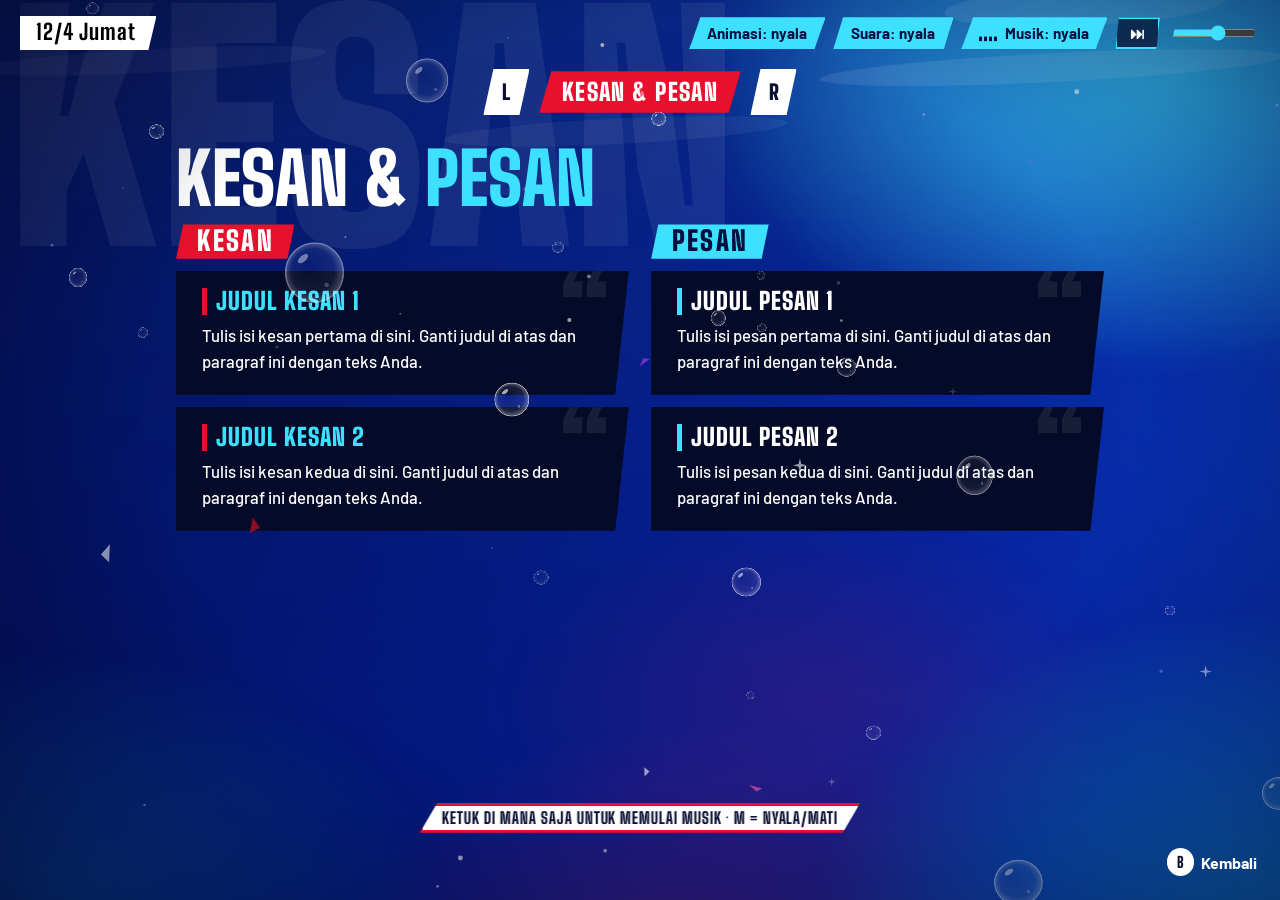
<file: kesan.html>
<!DOCTYPE html>
<html lang="id">
<head>
<meta charset="utf-8">
<meta name="viewport" content="width=device-width, initial-scale=1, viewport-fit=cover">
<title>Kesan &amp; Pesan – Ahmad Ferdian</title>
<meta name="theme-color" content="#0a2fa8">
<link rel="preconnect" href="https://fonts.googleapis.com">
<link rel="preconnect" href="https://fonts.gstatic.com" crossorigin>
<link rel="stylesheet" href="https://fonts.googleapis.com/css2?family=Big+Shoulders+Display:wght@800;900&family=Barlow:wght@500;700&display=swap">
<link rel="stylesheet" href="style.css">
<link rel="stylesheet" href="motion.css">
<script>try{if(sessionStorage.getItem('tr'))document.documentElement.className='tr'}catch(e){}</script>
<link rel="prefetch" href="index.html">
</head>
<body data-page="kesan">
<div class="water" id="water" aria-hidden="true"></div>
<canvas id="fx" aria-hidden="true"></canvas>
<div class="hud"><div class="date"><span id="tgl">10/21</span> <span id="hari">Rabu</span></div><div class="hudr"><button class="snd" id="anm" aria-pressed="true">Animasi: nyala</button><button class="snd" id="snd" aria-pressed="true">Suara: nyala</button><button class="snd mus" id="mus" aria-pressed="true" aria-label="Nyalakan atau matikan musik"><span class="eq" aria-hidden="true"><i></i><i></i><i></i><i></i></span><span id="mt">Musik: nyala</span></button><button class="snd nxt" id="nxt" aria-label="Lagu berikutnya" hidden>&#9197;</button><input class="vol snd" id="vol" type="range" min="0" max="100" value="60" aria-label="Volume musik"></div></div>
<section class="view" id="view" aria-live="polite">
  <div class="gt" id="gt" aria-hidden="true">Kesan</div>
  <div class="tabs"><button id="tL" aria-label="Bagian sebelumnya">L</button><span id="tname">Kesan &amp; Pesan</span><button id="tR" aria-label="Bagian berikutnya">R</button></div>
  <div class="body">
    <div class="pn" id="p-kesan">
      <h2 class="st">Kesan &amp; <em>Pesan</em></h2>
      <div class="kp">
        <!-- ===== KELOMPOK KESAN: ganti judul (<h4>) dan teks (<p>) di tiap kotak ===== -->
        <section class="grp">
          <h3 class="gh st">Kesan</h3>
          <article class="card st"><h4>Judul kesan 1</h4><p>Tulis isi kesan pertama di sini. Ganti judul di atas dan paragraf ini dengan teks Anda.</p></article>
          <article class="card st"><h4>Judul kesan 2</h4><p>Tulis isi kesan kedua di sini. Ganti judul di atas dan paragraf ini dengan teks Anda.</p></article>
        </section>
        <!-- ===== KELOMPOK PESAN: ganti judul (<h4>) dan teks (<p>) di tiap kotak ===== -->
        <section class="grp pesan">
          <h3 class="gh st">Pesan</h3>
          <article class="card st"><h4>Judul pesan 1</h4><p>Tulis isi pesan pertama di sini. Ganti judul di atas dan paragraf ini dengan teks Anda.</p></article>
          <article class="card st"><h4>Judul pesan 2</h4><p>Tulis isi pesan kedua di sini. Ganti judul di atas dan paragraf ini dengan teks Anda.</p></article>
        </section>
      </div>
    </div>
  </div>
</section>
<div class="keys"><button id="kA"><b>A</b><span id="kAt">Buka</span></button><button id="kB"><b>B</b><span>Kembali</span></button></div>
<div id="iris" aria-hidden="true"><span id="lbl" class="big"></span></div>
<div id="slabs" aria-hidden="true">
  <div class="slab r"></div><div class="slab w"></div><div class="slab n"><span id="lbl2" class="big"></span></div>
</div>
<div id="toast" class="off" aria-live="polite"></div>
<script src="air.js"></script>
<script src="script.js"></script>
<script src="motion.js"></script>
<script src="playlist.js"></script>
<script src="musik.js"></script>
</body>
</html>
</file>
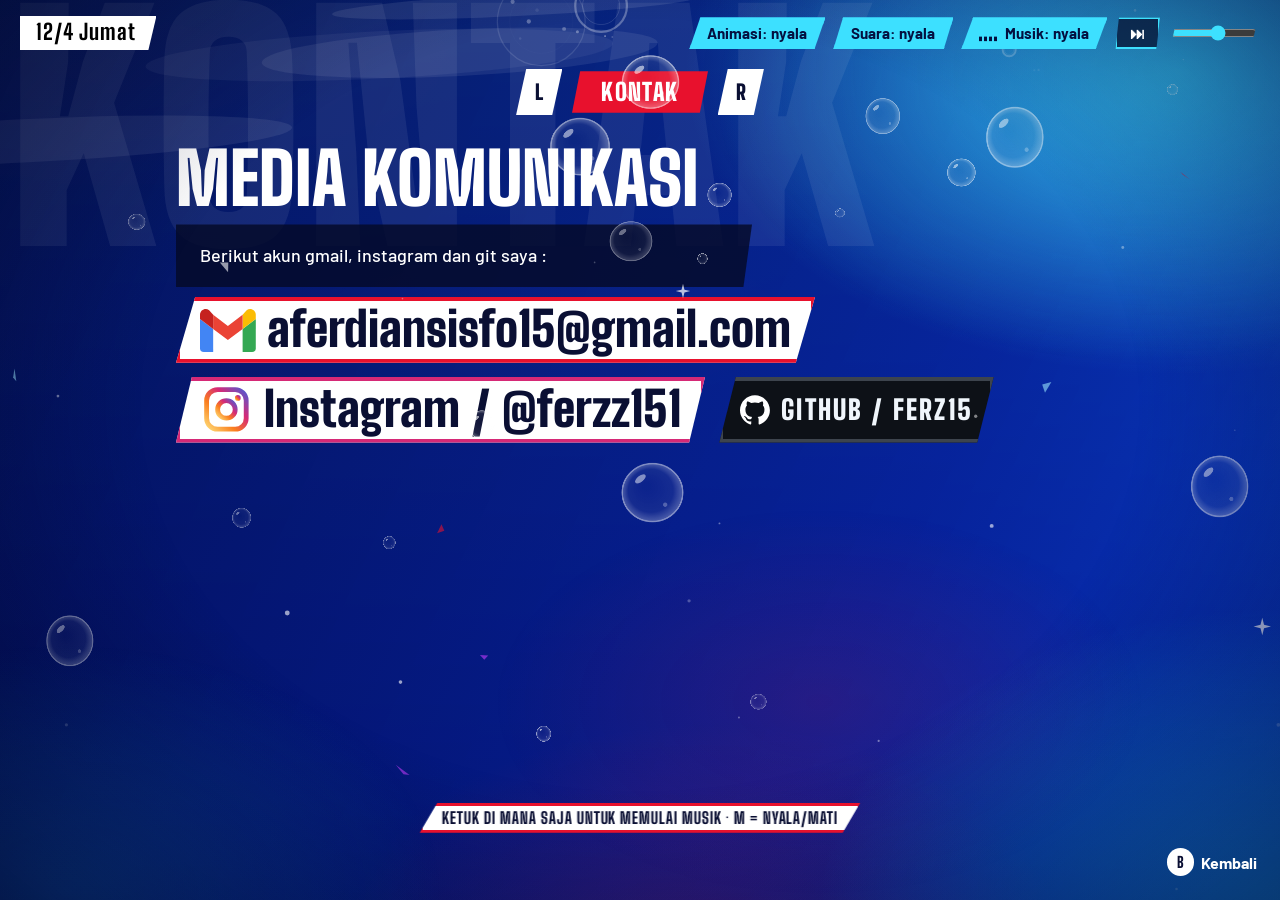
<file: kontak.html>
<!DOCTYPE html>
<html lang="id">
<head>
<meta charset="utf-8">
<meta name="viewport" content="width=device-width, initial-scale=1, viewport-fit=cover">
<title>Kontak – Ahmad Ferdian</title>
<meta name="theme-color" content="#0a2fa8">
<link rel="preconnect" href="https://fonts.googleapis.com">
<link rel="preconnect" href="https://fonts.gstatic.com" crossorigin>
<link rel="stylesheet" href="https://fonts.googleapis.com/css2?family=Big+Shoulders+Display:wght@800;900&family=Barlow:wght@500;700&display=swap">
<link rel="stylesheet" href="style.css">
<link rel="stylesheet" href="motion.css">
<script>try{if(sessionStorage.getItem('tr'))document.documentElement.className='tr'}catch(e){}</script>
<link rel="prefetch" href="index.html">
</head>
<body data-page="kontak">
<div class="water" id="water" aria-hidden="true"></div>
<canvas id="fx" aria-hidden="true"></canvas>
<div class="hud"><div class="date"><span id="tgl">10/21</span> <span id="hari">Rabu</span></div><div class="hudr"><button class="snd" id="anm" aria-pressed="true">Animasi: nyala</button><button class="snd" id="snd" aria-pressed="true">Suara: nyala</button><button class="snd mus" id="mus" aria-pressed="true" aria-label="Nyalakan atau matikan musik"><span class="eq" aria-hidden="true"><i></i><i></i><i></i><i></i></span><span id="mt">Musik: nyala</span></button><button class="snd nxt" id="nxt" aria-label="Lagu berikutnya" hidden>&#9197;</button><input class="vol snd" id="vol" type="range" min="0" max="100" value="60" aria-label="Volume musik"></div></div>
<section class="view" id="view" aria-live="polite">
  <div class="gt" id="gt" aria-hidden="true">Kontak</div>
  <div class="tabs"><button id="tL" aria-label="Bagian sebelumnya">L</button><span id="tname">Kontak</span><button id="tR" aria-label="Bagian berikutnya">R</button></div>
  <div class="body">
    <div class="pn" id="p-kontak">
      <h2 class="st">Media komunikasi <em></em></h2>
      <div class="box st"><p>Berikut akun gmail, instagram dan git saya :</p></div>
      <div class="links st">
        <a class="mail" href="https://mail.google.com/mail/?view=cm&amp;fs=1&amp;to=aferdiansisfo15@gmail.com&amp;su=Halo%20Ferdi" target="_blank" rel="noopener"><svg viewBox="0 -2.5 52 42.5" aria-hidden="true" focusable="false"><path fill="#4285f4" d="M3.545 39.4h8.728V18.07L0 8.8v27.055A3.545 3.545 0 0 0 3.545 39.4z"/><path fill="#34a853" d="M39.727 39.4h8.728A3.545 3.545 0 0 0 52 35.855V8.8l-12.273 9.27z"/><path fill="#fbbc04" d="M39.727 4.8v13.27L52 8.8V4.8C52 .4 47-2.1 43.5.5z"/><path fill="#ea4335" d="M12.273 18.07V4.8L26 15.1 39.727 4.8v13.27L26 28.37z"/><path fill="#c5221f" d="M0 4.8v4l12.273 9.27V4.8L8.5.5C5-2.1 0 .4 0 4.8z"/></svg><span>aferdiansisfo15@gmail.com</span></a>
        <a class="mail ig" href="https://instagram.com/ferzz151" target="_blank" rel="noopener"><svg viewBox="0 0 24 24" aria-hidden="true" focusable="false"><defs><linearGradient id="igg" x1="0" y1="1" x2="1" y2="0"><stop offset="0" stop-color="#feda75"/><stop offset=".35" stop-color="#fa7e1e"/><stop offset=".65" stop-color="#d62976"/><stop offset="1" stop-color="#4f5bd5"/></linearGradient></defs><rect x="3" y="3" width="18" height="18" rx="5" fill="none" stroke="url(#igg)" stroke-width="2.2"/><circle cx="12" cy="12" r="4" fill="none" stroke="url(#igg)" stroke-width="2.2"/><circle cx="17.2" cy="6.8" r="1.3" fill="url(#igg)"/></svg><span>Instagram / @ferzz151</span></a>
        <a class="mail gh" href="https://github.com/FerZ15" target="_blank" rel="noopener"><svg viewBox="0 0 24 24" aria-hidden="true" focusable="false"><path d="M12 .297c-6.63 0-12 5.373-12 12 0 5.303 3.438 9.8 8.205 11.385.6.113.82-.258.82-.577 0-.285-.01-1.04-.015-2.04-3.338.724-4.042-1.61-4.042-1.61C4.422 18.07 3.633 17.7 3.633 17.7c-1.087-.744.084-.729.084-.729 1.205.084 1.838 1.236 1.838 1.236 1.07 1.835 2.809 1.305 3.495.998.108-.776.417-1.305.76-1.605-2.665-.3-5.466-1.332-5.466-5.93 0-1.31.465-2.38 1.235-3.22-.135-.303-.54-1.523.105-3.176 0 0 1.005-.322 3.3 1.23.96-.267 1.98-.399 3-.405 1.02.006 2.04.138 3 .405 2.28-1.552 3.285-1.23 3.285-1.23.645 1.653.24 2.873.12 3.176.765.84 1.23 1.91 1.23 3.22 0 4.61-2.805 5.625-5.475 5.92.42.36.81 1.096.81 2.22 0 1.606-.015 2.896-.015 3.286 0 .315.21.69.825.57C20.565 22.092 24 17.592 24 12.297c0-6.627-5.373-12-12-12"/></svg><span>GitHub / FerZ15</span></a>
      </div>
    </div>
  </div>
</section>
<div class="keys"><button id="kA"><b>A</b><span id="kAt">Buka</span></button><button id="kB"><b>B</b><span>Kembali</span></button></div>
<div id="iris" aria-hidden="true"><span id="lbl" class="big"></span></div>
<div id="slabs" aria-hidden="true">
  <div class="slab r"></div><div class="slab w"></div><div class="slab n"><span id="lbl2" class="big"></span></div>
</div>
<div id="toast" class="off" aria-live="polite"></div>
<script src="air.js"></script>
<script src="script.js"></script>
<script src="motion.js"></script>
<script src="playlist.js"></script>
<script src="musik.js"></script>
</body>
</html>
</file>
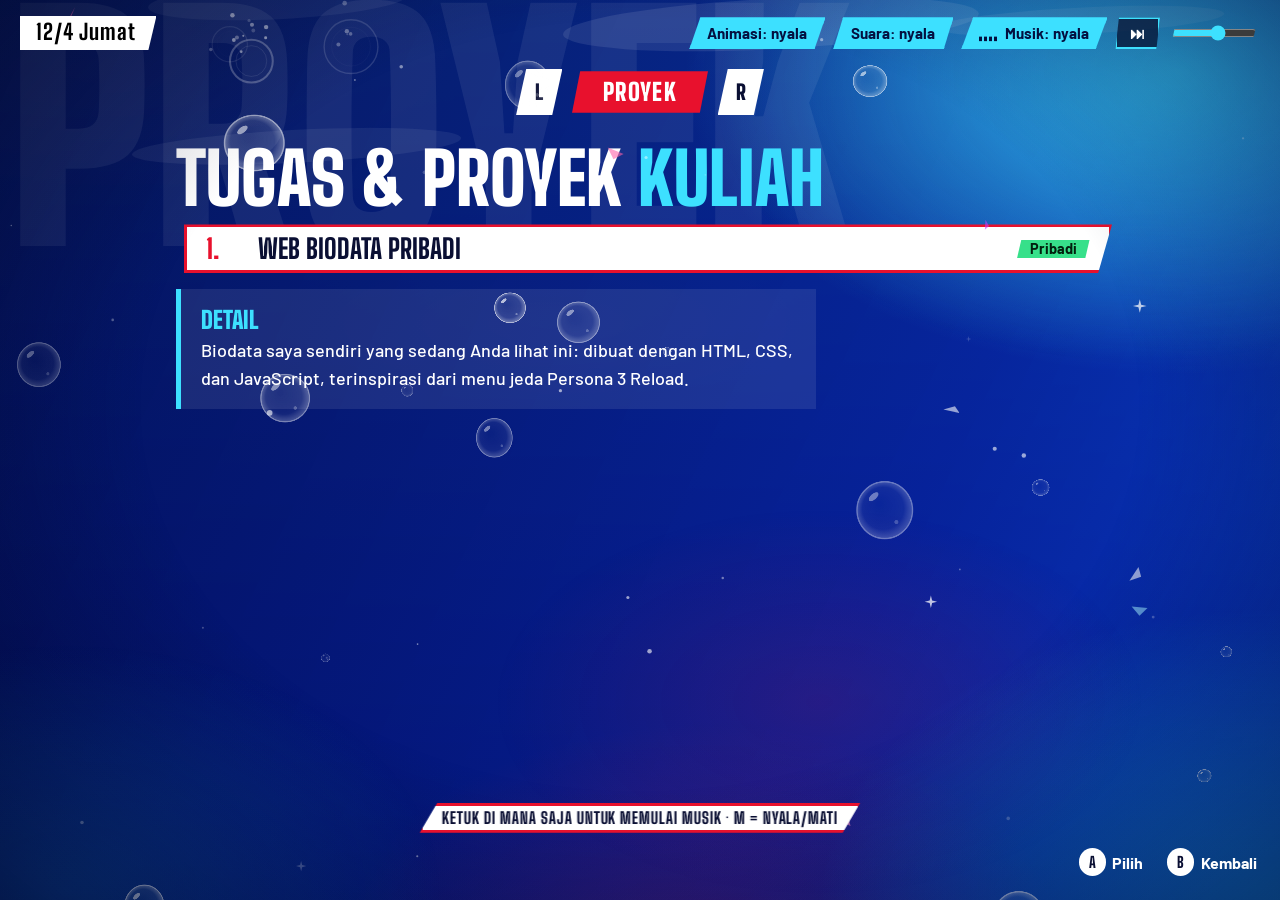
<file: proyek.html>
<!DOCTYPE html>
<html lang="id">
<head>
<meta charset="utf-8">
<meta name="viewport" content="width=device-width, initial-scale=1, viewport-fit=cover">
<title>Proyek – Ahmad Ferdian</title>
<meta name="theme-color" content="#0a2fa8">
<link rel="preconnect" href="https://fonts.googleapis.com">
<link rel="preconnect" href="https://fonts.gstatic.com" crossorigin>
<link rel="stylesheet" href="https://fonts.googleapis.com/css2?family=Big+Shoulders+Display:wght@800;900&family=Barlow:wght@500;700&display=swap">
<link rel="stylesheet" href="style.css">
<link rel="stylesheet" href="motion.css">
<script>try{if(sessionStorage.getItem('tr'))document.documentElement.className='tr'}catch(e){}</script>
<link rel="prefetch" href="index.html">
</head>
<body data-page="proyek">
<div class="water" id="water" aria-hidden="true"></div>
<canvas id="fx" aria-hidden="true"></canvas>
<div class="hud"><div class="date"><span id="tgl">10/21</span> <span id="hari">Rabu</span></div><div class="hudr"><button class="snd" id="anm" aria-pressed="true">Animasi: nyala</button><button class="snd" id="snd" aria-pressed="true">Suara: nyala</button><button class="snd mus" id="mus" aria-pressed="true" aria-label="Nyalakan atau matikan musik"><span class="eq" aria-hidden="true"><i></i><i></i><i></i><i></i></span><span id="mt">Musik: nyala</span></button><button class="snd nxt" id="nxt" aria-label="Lagu berikutnya" hidden>&#9197;</button><input class="vol snd" id="vol" type="range" min="0" max="100" value="60" aria-label="Volume musik"></div></div>
<section class="view" id="view" aria-live="polite">
  <div class="gt" id="gt" aria-hidden="true">Proyek</div>
  <div class="tabs"><button id="tL" aria-label="Bagian sebelumnya">L</button><span id="tname">Proyek</span><button id="tR" aria-label="Bagian berikutnya">R</button></div>
  <div class="body">
    <div class="pn" id="p-proyek">
      <h2 class="st">Tugas &amp; proyek <em>kuliah</em></h2>
      <button class="row st on" data-t="Biodata saya sendiri yang sedang Anda lihat ini: dibuat dengan HTML, CSS, dan JavaScript, terinspirasi dari menu jeda Persona 3 Reload."><span class="no">1.</span>Web Biodata Pribadi<span class="chip">Pribadi</span></button>
      <div class="detail st"><h3>Detail</h3><p id="pd">Biodata saya sendiri yang sedang Anda lihat ini: dibuat dengan HTML, CSS, dan JavaScript, terinspirasi dari menu jeda Persona 3 Reload.</p></div>
    </div>
  </div>
</section>
<div class="keys"><button id="kA"><b>A</b><span id="kAt">Buka</span></button><button id="kB"><b>B</b><span>Kembali</span></button></div>
<div id="iris" aria-hidden="true"><span id="lbl" class="big"></span></div>
<div id="slabs" aria-hidden="true">
  <div class="slab r"></div><div class="slab w"></div><div class="slab n"><span id="lbl2" class="big"></span></div>
</div>
<div id="toast" class="off" aria-live="polite"></div>
<script src="air.js"></script>
<script src="script.js"></script>
<script src="motion.js"></script>
<script src="playlist.js"></script>
<script src="musik.js"></script>
</body>
</html>
</file>
<file: style.css>
:root{
  color-scheme:dark;box-sizing:border-box;
  padding-top:env(safe-area-inset-top,0px);padding-bottom:env(safe-area-inset-bottom,0px);
  --navy:#040f4a;--ink:#050a28;--royal:#0a2fb0;--sky:#19c3ff;--cyan:#3de0ff;--red:#e8112d;--white:#fff;
  --head:'Big Shoulders Display','Impact','Arial Narrow',sans-serif;--body:'Barlow','Helvetica Neue',Arial,sans-serif;
}
html{scroll-padding-top:env(safe-area-inset-top,0px);-webkit-text-size-adjust:100%;text-size-adjust:100%}
button,a,[role=button]{-webkit-tap-highlight-color:transparent;touch-action:manipulation}
*,*::before,*::after{box-sizing:inherit}
body{margin:0;min-height:100vh;min-height:100dvh;background:var(--navy);color:var(--white);font:500 1.125rem/1.55 var(--body);overflow:hidden;overscroll-behavior:none}
button{font:inherit;color:inherit}
:focus-visible{outline:3px solid var(--white);outline-offset:4px}

.water{position:fixed;inset:0;background:linear-gradient(180deg,#27ccff 0%,#1177e6 32%,#0a2fa8 68%,#050f4f 100%);overflow:hidden}
.water::before{content:"";position:absolute;inset:-20%;background:radial-gradient(ellipse 30% 14% at 20% 20%,rgba(255,255,255,.35),transparent 70%),radial-gradient(ellipse 26% 12% at 70% 12%,rgba(255,255,255,.28),transparent 70%),radial-gradient(ellipse 22% 10% at 45% 40%,rgba(255,255,255,.18),transparent 70%);will-change:transform;animation:caustic 9s ease-in-out infinite alternate}
@keyframes caustic{to{transform:translate3d(8%,6%,0)}}
@keyframes rise{to{transform:translateY(-115vh)}}
@keyframes rays{to{transform:translateX(7%) skewX(-6deg)}}
#fx{position:fixed;inset:0;width:100%;height:100%;z-index:4;pointer-events:none;display:block}

.hud{position:fixed;z-index:6;left:0;right:0;top:env(safe-area-inset-top,0px);display:flex;flex-wrap:wrap;gap:.5rem;justify-content:space-between;padding:1rem 1.25rem;pointer-events:none}
.date{background:#fff;color:#000;font:800 1.35rem/1 var(--head);padding:.4rem 1.3rem .4rem 1rem;letter-spacing:.04em;clip-path:polygon(0 0,100% 0,94% 100%,0 100%)}
.snd{pointer-events:auto;cursor:pointer;font:700 .95rem var(--body);background:rgba(5,10,40,.7);border:2px solid var(--cyan);padding:.3rem 1rem;clip-path:polygon(8% 0,100% 0,92% 100%,0 100%)}
.hudr{display:flex;flex-wrap:wrap;justify-content:flex-end;align-items:center;gap:.5rem}
.snd[aria-pressed="true"]{background:var(--cyan);color:#041040}

.home{position:fixed;inset:0;z-index:1}
.home[hidden]{display:none}
.ghost{position:absolute;left:-.12em;top:0;bottom:0;writing-mode:vertical-rl;transform:rotate(180deg);font:900 clamp(11rem,30vw,22rem)/.85 var(--head);color:#050a28;-webkit-text-stroke:3px #fff;letter-spacing:.02em;user-select:none}
@keyframes ghostGlow{from{-webkit-text-stroke-color:rgba(255,255,255,.7)}to{-webkit-text-stroke-color:#fff;text-shadow:0 0 30px rgba(61,224,255,.6)}}
.wheel{will-change:rotate;position:absolute;left:calc(max(9rem,18vw) + 7rem - 46vmin);top:50%;width:92vmin;aspect-ratio:1;translate:0 -50%;border-radius:50%;
  border:clamp(10px,1.6vmin,18px) solid #fff;background:radial-gradient(circle,rgba(4,15,74,.5),rgba(4,15,74,.86));
  rotate:calc(var(--sel,0)*-14deg);transition:rotate .55s cubic-bezier(.34,1.56,.64,1);pointer-events:none}
.wheel::after{content:"";position:absolute;inset:1.6rem;border-radius:50%;border:2px dashed rgba(255,255,255,.45)}
.wheel::before{content:"";position:absolute;inset:3.4rem;border-radius:50%;
  background:repeating-conic-gradient(rgba(255,255,255,.55) 0 .7deg,transparent .7deg 7.5deg);
  -webkit-mask:radial-gradient(circle,transparent calc(50% - 1.4rem),#000 calc(50% - 1.4rem) calc(50% - .5rem),transparent calc(50% - .5rem));
  mask:radial-gradient(circle,transparent calc(50% - 1.4rem),#000 calc(50% - 1.4rem) calc(50% - .5rem),transparent calc(50% - .5rem))}
.home.enter .wheel{animation:wheelIn .8s cubic-bezier(.2,1,.3,1) backwards}
@keyframes wheelIn{from{scale:.6;opacity:0}}
.hero{clip-path:polygon(16% 0,100% 0,100% 100%,0 100%);position:absolute;right:-3vw;bottom:-3vh;width:min(48vw,34rem);aspect-ratio:4/5;rotate:7deg;will-change:transform;transform:translate(var(--px,0px),var(--py,0px));transition:transform .25s ease-out}
.hero img{position:absolute;inset:0;width:100%;height:100%;object-fit:cover;display:block;
  opacity:0;transform:translateX(60px) scale(1.06);transition:opacity .35s ease,transform .55s cubic-bezier(.2,1,.3,1)}
.hero img.on{opacity:1;transform:none}
.hero::after{content:"";position:absolute;inset:0;background:linear-gradient(200deg,rgba(25,195,255,.32),rgba(10,47,168,.55))}
@keyframes bob{from{translate:0 0}to{translate:0 -12px}}
#menu{position:absolute;left:max(9rem,18vw);top:50%;transform:translateY(-50%) rotate(-9deg);display:flex;flex-direction:column;gap:.3rem}
.it{position:relative;isolation:isolate;display:block;background:none;border:0;cursor:pointer;text-align:left;padding:.3rem 1.6rem;
  font:900 clamp(2.4rem,6vw,4rem)/1 var(--head);letter-spacing:.05em;text-transform:uppercase;color:var(--cyan);text-shadow:0 0 14px rgba(61,224,255,.7);
  transform:skewX(-12deg);translate:calc(var(--d,0)*var(--d,0)*-.9rem) 0;scale:calc(1 - var(--ad,0)*.1);opacity:calc(1 - var(--ad,0)*.18);
  transition:translate .45s cubic-bezier(.34,1.56,.64,1),scale .45s cubic-bezier(.34,1.56,.64,1),opacity .3s,color .2s}
a.it{text-decoration:none}
.it:not([aria-current="true"]):hover{color:#fff;text-shadow:0 0 18px #fff}
.it::before,.it::after{content:"";position:absolute;z-index:-1;transform:scaleX(0);transform-origin:left;transition:transform .3s ease-out}
.it::before{inset:-.2em -.6em -.1em -.35em;background:var(--red);clip-path:polygon(0 32%,100% 0,97% 78%,3% 100%)}
.it::after{inset:-.12em -.45em -.02em -.25em;background:#fff;clip-path:polygon(0 32%,100% 0,97% 78%,3% 100%);transition-delay:.05s}
.it[aria-current="true"]{scale:1.3;translate:1.5rem 0;color:#0a0f33;text-shadow:none;opacity:1}
.it[aria-current="true"]::before,.it[aria-current="true"]::after{transform:scaleX(1)}
.home.enter .it{animation:itIn .55s cubic-bezier(.2,1.2,.4,1) backwards}
.home.enter .it:nth-child(2){animation-delay:.07s}.home.enter .it:nth-child(3){animation-delay:.14s}.home.enter .it:nth-child(4){animation-delay:.21s}.home.enter .it:nth-child(5){animation-delay:.28s}
@keyframes itIn{from{opacity:0;transform:skewX(-12deg) translateX(-70px)}}
#desc{position:absolute;right:1.5rem;bottom:5rem;margin:0;font:700 1.15rem var(--body);border-bottom:2px solid #fff;padding:0 .25rem .15rem;text-shadow:0 1px 6px rgba(0,0,40,.6)}

.keys{position:fixed;z-index:6;right:1.25rem;bottom:calc(1rem + env(safe-area-inset-bottom,0px));display:flex;gap:1.1rem;font:700 1rem var(--body)}
.keys button{display:flex;align-items:center;gap:.4rem;background:none;border:0;cursor:pointer;min-height:2.75rem;padding:0 .2rem}
.keys button[hidden]{display:none}
.keys b{display:grid;place-items:center;width:1.7rem;height:1.7rem;border-radius:50%;background:#fff;color:#0a0f33;font:800 .95rem var(--head)}

.big{font:900 clamp(4.5rem,24vw,14rem)/1 var(--head);text-transform:uppercase;color:#000;-webkit-text-stroke:4px #fff;paint-order:stroke fill;letter-spacing:.03em;white-space:nowrap}
#iris{position:fixed;inset:0;z-index:20;pointer-events:none;overflow:hidden;display:grid;place-items:center}
#ic,#icc,#icw{position:absolute;left:0;top:0;border-radius:50%;background:var(--navy);transform:scale(0);will-change:transform}
#icc{background:var(--cyan)}#icw{background:#fff}
#iris #lbl{position:relative;opacity:0}
#slabs{position:fixed;inset:0;z-index:22;pointer-events:none;overflow:hidden}
.slab{position:absolute;top:-15%;bottom:-15%;left:-60vw;width:220vw;transform:translateX(-190vw) skewX(-16deg);will-change:transform;display:grid;place-items:center}
.slab.r{background:var(--red)}.slab.w{background:#fff}.slab.n{background:var(--navy)}

.view{position:fixed;inset:0;z-index:3;overflow:auto;-webkit-overflow-scrolling:touch;
  background:
    radial-gradient(ellipse 55% 48% at 92% 8%,rgba(61,224,255,.6),transparent 70%),
    radial-gradient(ellipse 50% 45% at 100% 100%,rgba(25,195,255,.5),transparent 72%),
    radial-gradient(ellipse 40% 35% at 55% 105%,rgba(232,17,45,.22),transparent 70%),
    linear-gradient(115deg,rgba(3,12,78,.95) 0%,rgba(6,30,150,.9) 40%,rgba(10,80,230,.78) 72%,rgba(25,195,255,.62) 100%);
  background-size:100% 100%,100% 100%,100% 100%,170% 170%}
@keyframes viewShift{from{background-position:0 0,0 0,0 0,0% 30%}to{background-position:0 0,0 0,0 0,100% 70%}}
.view[hidden]{display:none}
.gt{position:absolute;left:.5rem;top:0;font:900 clamp(7rem,26vw,19rem)/.85 var(--head);color:rgba(255,255,255,.07);text-transform:uppercase;white-space:nowrap;pointer-events:none;user-select:none}
.tabs{position:fixed;z-index:7;top:calc(.9rem + env(safe-area-inset-top,0px));left:50%;translate:-50% 0;display:flex;align-items:center;gap:.6rem;font:900 1.5rem/1 var(--head);text-transform:uppercase;letter-spacing:.06em}
.tabs button{width:2.9rem;height:2.9rem;border:0;cursor:pointer;background:#fff;color:#0a0f33;font:900 1.3rem var(--head);clip-path:polygon(22% 0,100% 0,78% 100%,0 100%);transition:scale .2s cubic-bezier(.34,1.56,.64,1)}
.tabs button:hover{scale:1.12}
.tabs span{display:block;min-width:8.5rem;text-align:center;background:var(--red);padding:.55rem 1.4rem;clip-path:polygon(6% 0,100% 0,94% 100%,0 100%)}
.body{position:relative;max-width:62rem;margin:0 auto;padding:7rem 2rem 7rem}
.pn[hidden]{display:none}
.view.enter .gt{animation:gtIn .7s cubic-bezier(.2,1,.3,1) backwards}
.view.enter .st{animation:up .5s cubic-bezier(.2,1,.3,1) backwards;animation-delay:calc(var(--i,0)*70ms + .25s)}
@keyframes gtIn{from{transform:translateX(-40%);opacity:0}}
@keyframes up{from{opacity:0;transform:translateX(90px) skewX(-10deg)}60%{opacity:1;transform:translateX(-8px) skewX(2deg)}}
h1,h2{font:900 clamp(2.6rem,6vw,4.5rem)/.95 var(--head);margin:0 0 .75rem;text-transform:uppercase}
h2 em{font-style:normal;color:var(--cyan)}
.rank{position:relative;overflow:hidden;display:inline-block;background:var(--red);color:#fff;padding:.05rem 1rem;font:900 1.3rem var(--head);letter-spacing:.06em;clip-path:polygon(6% 0,100% 0,94% 100%,0 100%);margin-bottom:.9rem}
.rank::after{content:"";position:absolute;top:0;bottom:0;width:30%;left:-40%;background:rgba(255,255,255,.55);transform:translateX(0) skewX(-20deg);animation:shine 3.5s ease-in-out infinite}
@keyframes shine{60%,100%{transform:translateX(570%) skewX(-20deg)}}
.box{background:rgba(5,10,40,.82);padding:1.1rem 1.5rem;margin:0 0 .6rem;clip-path:polygon(0 0,100% 0,98.5% 100%,0 100%);max-width:36rem}
.box p{margin:0}
.box,.sk{transition:translate .3s cubic-bezier(.34,1.56,.64,1),background .2s}
.box:hover,.sk:hover{translate:.5rem 0;background:rgba(10,40,150,.9)}
.prof{display:grid;grid-template-columns:1fr 14rem;gap:2.5rem;align-items:center}
.pic{position:relative;display:block;width:100%;max-width:19rem;border:0;background:none;padding:0;cursor:pointer;aspect-ratio:4/5;rotate:4deg;
  -webkit-tap-highlight-color:transparent;touch-action:pan-y;transition:scale .3s cubic-bezier(.34,1.56,.64,1)}
.pic:active{scale:.97}
.deck{position:absolute;inset:0;display:block}
/* kartu arcana: bingkai emas-cyan, nomor romawi, nama arcana, kilau */
.ac{position:absolute;inset:0;display:block;padding:4px;border-radius:.55rem;background:linear-gradient(160deg,#fff,var(--cyan));
  box-shadow:0 10px 22px rgba(2,6,35,.5);transform-origin:50% 60%;will-change:transform;
  transition:transform .45s cubic-bezier(.2,1,.3,1),opacity .3s}
.ac .ph{position:absolute;inset:4px;overflow:hidden;border-radius:.35rem;background:#071a66;display:block}
.ac .ph img{width:100%;height:100%;object-fit:cover;display:block}
.ac .ph[data-miss]::after{content:attr(data-miss);position:absolute;inset:0;display:grid;place-items:center;text-align:center;padding:1rem;font:800 1.1rem var(--head);letter-spacing:.06em;color:var(--cyan)}
.ac::after{content:"";position:absolute;inset:0;border-radius:inherit;background:#020a40;opacity:var(--dk,0);pointer-events:none;transition:opacity .3s}
.ac .rn{position:absolute;z-index:2;left:.55rem;top:.45rem;min-width:2rem;text-align:center;padding:0 .45rem;background:var(--red);color:#fff;font:900 1.25rem/1.45 var(--head);letter-spacing:.06em;clip-path:polygon(0 0,100% 0,88% 100%,0 100%)}
.ac .ar{position:absolute;z-index:2;right:.5rem;top:.5rem;padding:0 .8rem 0 1.1rem;background:#050a28;color:#fff;font:800 .85rem/1.6 var(--head);letter-spacing:.16em;text-transform:uppercase;clip-path:polygon(10% 0,100% 0,100% 100%,0 100%)}
.ac .sh{position:absolute;z-index:3;inset:4px;border-radius:.35rem;overflow:hidden;pointer-events:none;display:block}
.ac .sh i{position:absolute;inset:0;display:block;background:linear-gradient(105deg,transparent 38%,rgba(255,255,255,.55) 50%,transparent 62%);transform:translateX(-130%)}
.ac[data-p="0"]{transform:none;z-index:3}
.ac[data-p="1"]{transform:translate(7%,-3%) rotate(5deg) scale(.96);z-index:2;--dk:.28}
.ac[data-p="2"]{transform:translate(13%,-5%) rotate(10deg) scale(.92);z-index:1;--dk:.5}
.ac[data-p="x"]{transform:translate(13%,-5%) rotate(10deg) scale(.9);opacity:0;visibility:hidden;z-index:0}
.tap{position:absolute;z-index:6;left:.6rem;bottom:.5rem;display:flex;align-items:center;gap:.55rem;background:#050a28;color:var(--cyan);font:800 .95rem var(--head);letter-spacing:.08em;padding:.1rem .7rem;clip-path:polygon(6% 0,100% 0,94% 100%,0 100%)}
.row{display:flex;align-items:center;gap:1rem;width:100%;border:0;text-align:left;background:var(--ink);color:#cfefff;padding:.55rem 1.4rem;margin:0 0 .45rem;clip-path:polygon(0 0,100% 0,98.5% 100%,0 100%);font:800 clamp(1.25rem,3.4vw,1.7rem)/1.15 var(--head);text-transform:uppercase;cursor:pointer;transition:background .15s,color .15s,translate .3s cubic-bezier(.34,1.56,.64,1)}
.row .no{color:var(--cyan);min-width:2.2rem}
.row.on{background:#fff;color:#0a0f33;box-shadow:inset 0 0 0 3px var(--red);translate:.5rem 0}
.row.on .no{color:var(--red)}
.chip{margin-left:auto;font:700 .9rem var(--body);text-transform:none;background:#37e08a;color:#02200e;padding:.05rem .8rem;clip-path:polygon(6% 0,100% 0,94% 100%,0 100%)}
.detail{margin-top:1rem;padding:1rem 1.25rem;border-left:5px solid var(--cyan);background:rgba(255,255,255,.09);max-width:40rem}
.detail h3{font:900 1.5rem var(--head);color:var(--cyan);margin:0 0 .2rem;text-transform:uppercase}
.detail p{margin:0}
.sk{display:grid;grid-template-columns:1fr auto;gap:.1rem 1rem;align-items:center;background:var(--ink);padding:.6rem 1.4rem;margin:0 0 .5rem;clip-path:polygon(0 0,100% 0,98.5% 100%,0 100%)}
.sk b{font:900 1.7rem/1 var(--head);text-transform:uppercase}
.sk span{grid-column:1/-1;font-size:.95rem;color:#bfe9ff}
.seg{display:flex;gap:.3rem}
.seg i{width:1.6rem;height:.9rem;background:rgba(255,255,255,.18);transform:skewX(-25deg)}
.seg i.on{background:var(--cyan);box-shadow:0 0 8px var(--cyan)}
.view.enter .seg i.on{animation:fillSeg .45s cubic-bezier(.2,1.4,.4,1) backwards;animation-delay:.7s}
.view.enter .seg i.on:nth-child(2){animation-delay:.8s}.view.enter .seg i.on:nth-child(3){animation-delay:.9s}
@keyframes fillSeg{from{transform:skewX(-25deg) scaleX(0);opacity:0}}
.links{display:flex;flex-wrap:wrap;gap:.9rem;margin-top:.5rem}
.mail{display:inline-flex;align-items:center;gap:.7rem;font:900 clamp(1.6rem,5vw,3rem)/1.1 var(--head);background:#fff;color:#0a0f33;padding:.4rem 1.5rem;text-decoration:none;word-break:break-all;clip-path:polygon(3% 0,100% 0,97% 100%,0 100%);box-shadow:inset 0 0 0 4px var(--red)}
.mail svg{flex:none;width:auto;height:.95em}
.mail.gh{background:#0d1117;color:#f0f6fc;box-shadow:inset 0 0 0 4px #3d444d}
.mail.gh svg{height:1.1em;fill:#fff}
.mail:hover,.mail:focus-visible{translate:.4rem 0}
.mail{transition:translate .3s cubic-bezier(.34,1.56,.64,1)}

/* efek tambahan */
body::after{content:"";position:fixed;inset:0;z-index:5;pointer-events:none;
  background:radial-gradient(ellipse at 50% 45%,transparent 55%,rgba(2,6,35,.55) 100%)}
/* musik */
.mus{display:inline-flex;align-items:center;gap:.5rem}
.eq{display:inline-flex;align-items:flex-end;gap:2px;height:.95rem}
.eq i{width:3px;height:100%;background:currentColor;transform:scaleY(.3);transform-origin:50% 100%}
.mus[aria-pressed="true"] .eq i{animation:eq .7s ease-in-out infinite alternate}
.eq i:nth-child(2){animation-delay:-.25s!important}.eq i:nth-child(3){animation-delay:-.5s!important}.eq i:nth-child(4){animation-delay:-.1s!important}
@keyframes eq{from{transform:scaleY(.2)}to{transform:scaleY(1)}}
.vol{pointer-events:auto;width:5.5rem;accent-color:var(--cyan);cursor:pointer}
.nxt{padding:.3rem .8rem}
.nxt[hidden]{display:none}
#toast{position:fixed;z-index:30;left:50%;bottom:calc(4.2rem + env(safe-area-inset-bottom,0px));translate:-50% 0;pointer-events:none;
  background:#fff;color:#0a0f33;font:800 1rem var(--head);letter-spacing:.06em;text-transform:uppercase;padding:.35rem 1.4rem;
  clip-path:polygon(4% 0,100% 0,96% 100%,0 100%);box-shadow:inset 0 0 0 3px var(--red);transition:opacity .4s}
#toast.off{opacity:0}

@media (max-width:760px){
  #menu{left:4.4rem;top:44%;transform:translateY(-50%) rotate(-6deg)}
  .wheel{left:calc(4.4rem + 5rem - 46vmin);top:44%}
  .it{font-size:2.4rem;padding:.4rem 1.3rem;min-height:3rem;translate:calc(var(--d,0)*var(--d,0)*-.5rem) 0}
  .it[aria-current="true"]{scale:1.15;translate:.5rem 0}
  .hero{width:68vw;right:-14vw;bottom:5vh;opacity:.9}
  .ghost{font-size:7rem}
  #desc{left:4.4rem;right:auto;bottom:4.5rem;font-size:1rem}
  .tabs{top:calc(5.2rem + env(safe-area-inset-top,0px))}
  .tabs span{min-width:7rem;padding:.55rem 1rem}
  .body{padding:9.5rem 1.1rem 7rem}
  .prof{grid-template-columns:1fr}.pic{max-width:11rem}
  .keys b{width:2rem;height:2rem}
  .vol{display:none}
  .hud{padding:.6rem .7rem}.hudr{gap:.35rem}
  .snd{font-size:.72rem;padding:.3rem .6rem;min-height:2.2rem}
  #toast{bottom:calc(7.6rem + env(safe-area-inset-bottom,0px));width:max-content;max-width:90vw;text-align:center;font-size:.85rem}
}
.noanim *,.noanim *::before,.noanim *::after{animation:none!important;transition:none!important}

/* galeri fotografi */
.galw{margin-top:1.1rem;max-width:44rem}
.galw[hidden]{display:none}
.galw h3{font:900 1.5rem var(--head);color:var(--cyan);margin:0 0 .5rem;text-transform:uppercase}
.gal{display:grid;grid-template-columns:repeat(auto-fill,minmax(10rem,1fr));gap:.7rem}
.gi{position:relative;display:block;width:100%;aspect-ratio:4/3;padding:0;border:0;cursor:zoom-in;background:var(--cyan);clip-path:polygon(6% 0,100% 0,94% 100%,0 100%);transition:scale .3s cubic-bezier(.34,1.56,.64,1)}
.gi img{position:absolute;inset:4px;width:calc(100% - 8px);height:calc(100% - 8px);object-fit:cover;clip-path:polygon(6% 0,100% 0,94% 100%,0 100%);filter:saturate(.85)}
.gi span{position:absolute;left:.5rem;bottom:.35rem;background:#050a28;color:var(--cyan);font:800 .85rem var(--head);letter-spacing:.06em;text-transform:uppercase;padding:.05rem .6rem;clip-path:polygon(6% 0,100% 0,94% 100%,0 100%)}
.gi:hover,.gi:focus-visible{scale:1.06}

/* penanda galeri */
.gal-note{margin:.6rem 0 0;font-size:.95rem;color:#bfe9ff}
.gi.kosong{cursor:default;background:rgba(5,10,40,.6);border:2px dashed var(--cyan);display:grid;place-items:center}
.gi.kosong:hover{scale:1}
.gi.kosong span{position:static;background:none;clip-path:none;color:var(--cyan);font:800 1rem var(--head);letter-spacing:.06em;text-transform:none;padding:0}

/* pratinjau foto: bingkai kecil di tengah, bukan memenuhi layar */
#lb{position:fixed;inset:0;z-index:15;display:grid;place-items:center;padding:1.2rem;background:rgba(2,6,35,.72);cursor:zoom-out}
#lb[hidden]{display:none}
.lbc{position:relative;cursor:default;background:#050a28;padding:.5rem .5rem .6rem;border-top:6px solid var(--red);box-shadow:0 0 0 3px #fff,0 18px 50px rgba(0,0,0,.55);animation:lbIn .28s cubic-bezier(.2,1.2,.4,1)}
@keyframes lbIn{from{opacity:0;transform:scale(.9) translateY(14px)}}
.lbc img{display:block;margin:0 auto;max-width:min(calc(92vw - 2.4rem),44rem);max-height:62vh;object-fit:contain;background:#000}
.lbc p{margin:.45rem 0 0;font:800 1.05rem var(--head);letter-spacing:.08em;text-transform:uppercase;color:var(--cyan);text-align:center}
.lbx,.lbn{position:absolute;display:grid;place-items:center;border:0;cursor:pointer;background:#fff;color:#0a0f33;font:900 1.6rem/1 var(--head);transition:scale .2s cubic-bezier(.34,1.56,.64,1)}
.lbx{top:-1.1rem;right:-.9rem;width:2.4rem;height:2.4rem;border-radius:50%;box-shadow:inset 0 0 0 3px var(--red)}
.lbn{top:50%;translate:0 -50%;width:2.4rem;height:3.4rem;clip-path:polygon(22% 0,100% 0,78% 100%,0 100%);opacity:.92}
.lbn.p{left:.7rem}.lbn.n{right:.7rem}
.lbx:hover,.lbn:hover{scale:1.1}
.lb.satu .lbn,#lb.satu .lbn{display:none}

/* tombol Instagram */
.mail.ig{background:#fff;color:#0a0f33;box-shadow:inset 0 0 0 4px #d62976}
.mail.ig svg{height:1.1em}

/* ===== antarhalaman: layar tertutup slab sejak muncul, lalu dibuka oleh script.js ===== */
.tr #slabs .slab{transform:translateX(0) skewX(-16deg)}

/* ===== Kesan & Pesan ===== */
.kp{display:grid;grid-template-columns:1fr 1fr;gap:1.4rem;margin-top:.6rem;align-items:start}
.grp{display:grid;gap:.75rem;align-content:start}
.card{position:relative;overflow:hidden;background:var(--ink);padding:1.1rem 1.6rem 1.3rem;clip-path:polygon(0 0,100% 0,97% 100%,0 100%);
  transition:translate .3s cubic-bezier(.34,1.56,.64,1),background .2s}
.card:hover{translate:.5rem 0;background:rgba(10,40,150,.9)}
.card::after{content:"\201C";position:absolute;right:1.2rem;top:-.9rem;font:900 7rem/1 var(--head);color:rgba(255,255,255,.08);pointer-events:none}
.card p{margin:0 0 .6rem;font-size:1.05rem}
.card p:last-child{margin-bottom:0}
@media (max-width:760px){.kp{grid-template-columns:1fr}}

/* judul tab tidak bertabrakan dengan tombol HUD */
.tabs span{white-space:nowrap}
@media (min-width:761px){
  .tabs{top:calc(4.3rem + env(safe-area-inset-top,0px))}
  .body{padding-top:9rem}
}
@media (max-width:760px){.tabs span{font-size:1.25rem;min-width:0;padding:.55rem 1rem}}

.gh{justify-self:start;margin:0;background:var(--red);color:#fff;padding:.05rem 1.3rem;font:900 1.7rem/1.2 var(--head);letter-spacing:.08em;text-transform:uppercase;clip-path:polygon(6% 0,100% 0,94% 100%,0 100%)}
.grp.pesan .gh{background:var(--cyan);color:#041040}
.card h4{margin:0 0 .45rem;padding-left:.6rem;border-left:5px solid var(--red);font:900 1.5rem/1.1 var(--head);letter-spacing:.04em;text-transform:uppercase;color:var(--cyan)}
.grp.pesan .card h4{border-left-color:var(--cyan);color:#fff}

/* ===== layar awal: klik apa saja untuk masuk ===== */
#start{display:none;position:fixed;inset:0;z-index:21;place-items:center;text-align:center;cursor:pointer;padding:1.5rem;
  background:radial-gradient(ellipse at 50% 50%,rgba(4,15,74,.1),rgba(4,15,74,.72))}
.gate #start{display:grid}
.gate #home,.gate .hud,.gate .keys{visibility:hidden}
.sti{display:grid;justify-items:center;gap:.4rem}
.stt{font:900 clamp(3.6rem,17vw,11rem)/.9 var(--head);text-transform:uppercase;color:#000;-webkit-text-stroke:4px #fff;paint-order:stroke fill;letter-spacing:.03em;
  transform:skewX(-10deg);animation:stIn .8s cubic-bezier(.2,1,.3,1) backwards .15s}
.stn{font:900 clamp(1.4rem,5vw,2.4rem)/1 var(--head);letter-spacing:.14em;text-transform:uppercase;color:var(--cyan);text-shadow:0 0 14px rgba(61,224,255,.8);
  transform:skewX(-10deg);animation:stIn .7s cubic-bezier(.2,1,.3,1) backwards .35s}
.sti .rank{animation:stIn .6s cubic-bezier(.2,1,.3,1) backwards}
.stp{margin:1.8rem 0 0;background:#fff;color:#0a0f33;font:800 clamp(1rem,3.4vw,1.35rem) var(--head);letter-spacing:.1em;text-transform:uppercase;padding:.45rem 1.8rem;
  clip-path:polygon(4% 0,100% 0,96% 100%,0 100%);box-shadow:inset 0 0 0 3px var(--red);animation:stIn .7s cubic-bezier(.2,1,.3,1) backwards .6s,blink 1.4s ease-in-out infinite 1.4s}
.sts{margin:.3rem 0 0;font-size:.95rem;color:#bfe9ff;animation:stIn .7s ease backwards .8s}
@keyframes stIn{from{opacity:0;translate:-60px 0}}
@keyframes blink{50%{opacity:.4}}

/* kotak judul lagu: geser dari kiri ke kanan setiap lagu berganti */
#np{position:fixed;z-index:30;left:0;bottom:calc(1rem + env(safe-area-inset-bottom,0px));max-width:min(86vw,26rem);pointer-events:none;
  display:none;background:#fff;color:#0a0f33;padding:.3rem 2rem .35rem 1.1rem;box-shadow:inset 0 0 0 3px var(--red);
  clip-path:polygon(0 0,100% 0,94% 100%,0 100%)}
#np.go{display:block;animation:npSlide 4.2s cubic-bezier(.2,.9,.25,1) forwards}
#np small{display:block;font:800 .72rem/1.1 var(--head);letter-spacing:.14em;text-transform:uppercase;color:var(--red)}
#np b{display:block;font:900 1.15rem/1.15 var(--head);letter-spacing:.05em;text-transform:uppercase;white-space:nowrap;overflow:hidden;text-overflow:ellipsis}
@keyframes npSlide{0%{transform:translateX(-110%)}12%{transform:translateX(0)}82%{transform:translateX(0);opacity:1}100%{transform:translateX(60vw);opacity:0}}

/* ===== HP & perangkat sentuh: hemat tenaga + tata letak ===== */
.view{overscroll-behavior:contain}
@media (max-width:760px),(hover:none),(pointer:coarse){
  .wheel::before{display:none}
  #lb{background:rgba(2,6,35,.9)}
}
@media (max-width:760px){
  .hud{padding-left:max(.7rem,env(safe-area-inset-left));padding-right:max(.7rem,env(safe-area-inset-right))}
  .keys{right:max(1rem,env(safe-area-inset-right));gap:.6rem}
  .keys button{min-height:3rem;min-width:3rem;justify-content:center}
  .tabs button{min-width:2.75rem;min-height:2.75rem}
  .pic{max-width:14rem;margin:.5rem 1.6rem 1rem 0}
  .body{padding-left:max(1.1rem,env(safe-area-inset-left));padding-right:max(1.1rem,env(safe-area-inset-right))}
  .gal{grid-template-columns:repeat(2,1fr)}
}
@media (max-width:480px){
  .date{font-size:1.05rem;padding:.3rem 1rem .3rem .7rem}
  .snd{padding:.3rem .55rem}
  .it{font-size:2.1rem}
  .sk b{font-size:1.2rem}
}
@media (max-height:480px) and (orientation:landscape){
  .ghost{display:none}
  .it{font-size:1.9rem;padding:.15rem 1.1rem;min-height:2.4rem}
  #menu{top:52%}
  .hero{width:34vw;bottom:-2vh}
  .tabs{top:calc(3.3rem + env(safe-area-inset-top,0px))}
  .body{padding-top:6.6rem;padding-bottom:5rem}
  #desc{bottom:3.2rem}
}

/* ===== ANIMASI HIDUP (hanya transform/opacity -> jalur GPU, tidak menurunkan fps) ===== */
body[data-page="home"] .water::after{content:"";position:absolute;inset:-30% -10%;background:repeating-linear-gradient(105deg,transparent 0 12%,rgba(255,255,255,.05) 12% 17%,transparent 17% 30%);will-change:transform;animation:rays 14s ease-in-out infinite alternate}
.ghost{text-shadow:0 0 28px rgba(61,224,255,.5);will-change:opacity;animation:ghostPulse 4s ease-in-out infinite alternate}
@keyframes ghostPulse{from{opacity:.68}to{opacity:1}}
.hero{animation:bob 6s ease-in-out infinite alternate}
.wheel::after{will-change:transform;animation:spin 50s linear infinite}
@keyframes spin{to{transform:rotate(360deg)}}
@media (hover:hover) and (pointer:fine){.wheel::before{will-change:transform;animation:spin 90s linear infinite reverse}}
/* gradasi halaman menu: cahaya cyan/merah yang melayang pelan */
.view::before{content:"";position:fixed;inset:-20%;z-index:0;pointer-events:none;
  background:radial-gradient(ellipse 34% 30% at 78% 22%,rgba(61,224,255,.34),transparent 70%),radial-gradient(ellipse 30% 28% at 18% 85%,rgba(25,195,255,.22),transparent 70%),radial-gradient(ellipse 26% 22% at 60% 70%,rgba(232,17,45,.14),transparent 70%);
  will-change:transform;animation:glowDrift 13s ease-in-out infinite alternate}
@keyframes glowDrift{from{transform:translate3d(-4%,-2%,0)}to{transform:translate3d(5%,4%,0)}}
/* kartu arcana melayang pelan + kilau berkala */
.deck{will-change:transform;animation:deckFloat 4.5s ease-in-out infinite alternate}
@keyframes deckFloat{from{transform:translateY(0)}to{transform:translateY(-6px)}}
.ac[data-p="0"] .sh i{animation:glintIdle 5s ease-in-out 1.5s infinite}
@keyframes glintIdle{0%,70%{transform:translateX(-130%)}100%{transform:translateX(130%)}}
/* kalau fps turun, air.js menambah kelas .lite: animasi hiasan dimatikan otomatis */
.lite .water::before,.lite .water::after,.lite .view::before,.lite .wheel::before,.lite .wheel::after,.lite .deck,.lite .ghost,.lite .hero{animation:none!important}

/* ===== foto profil otomatis: batang waktu menuju foto berikutnya ===== */
.tap .bar{display:block;width:3.4rem;height:.3rem;background:rgba(255,255,255,.25);overflow:hidden;transform:skewX(-25deg)}
.tap .bar i{display:block;height:100%;background:var(--cyan);transform:scaleX(0);transform-origin:0 50%}

/* ===== TRANSISI ALA MENU P3R: sabetan putih-merah menyapu layar & tab L/R jatuh masuk saat halaman terbuka ===== */
.view::after{content:"";position:fixed;z-index:1;top:-20%;bottom:-20%;left:0;width:30vw;pointer-events:none;opacity:0;will-change:transform;
  background:linear-gradient(90deg,transparent 0 30%,#fff 30% 52%,var(--red) 52% 78%,#fff 78% 84%,transparent 84%);
  transform:translateX(-45vw) skewX(-16deg)}
.view.enter::after{animation:slash .7s cubic-bezier(.5,0,.2,1) .3s both}
@keyframes slash{0%{opacity:0;transform:translateX(-45vw) skewX(-16deg)}12%{opacity:1}88%{opacity:1}100%{opacity:0;transform:translateX(130vw) skewX(-16deg)}}
.view.enter .tabs{animation:tabIn .6s cubic-bezier(.2,1.3,.4,1) .2s backwards}
@keyframes tabIn{from{opacity:0;transform:translateY(-140%)}}
</file>
<file: motion.css>
/* motion.css - lapisan gerak tambahan ala menu P3R (dimuat setelah style.css) */
/* menu roda: tiap item bergerak bergelombang (item jauh menyusul sedikit lebih lambat), lantas memantul */
.it{transition:translate .65s cubic-bezier(.34,1.56,.64,1) calc(var(--ad,0)*30ms),scale .65s cubic-bezier(.34,1.56,.64,1) calc(var(--ad,0)*30ms),opacity .35s,color .25s}
.it::before{transition:transform .4s cubic-bezier(.2,1.25,.3,1)}
.it::after{transition:transform .46s cubic-bezier(.2,1.25,.3,1) .06s}
.it.jolt{animation:itJolt .65s cubic-bezier(.2,1.3,.4,1)}
@keyframes itJolt{0%{transform:skewX(-12deg) translateX(-26px) scaleX(.9)}40%{transform:skewX(-20deg) translateX(12px) scaleX(1.07)}70%{transform:skewX(-9deg) translateX(-3px)}100%{transform:skewX(-12deg)}}
/* baris daftar (Proyek) */
.row{transition:background .15s,color .15s,translate .45s cubic-bezier(.34,1.56,.64,1),box-shadow .3s}
.row.jolt{animation:rowJolt .55s cubic-bezier(.2,1.3,.4,1)}
@keyframes rowJolt{0%{transform:translateX(-30px) scaleX(.95)}50%{transform:translateX(9px) scaleX(1.02)}100%{transform:none}}
/* teks yang berganti (deskripsi menu, detail proyek, judul tab) meluncur masuk, tidak muncul tiba-tiba */
.swap{animation:swap .5s cubic-bezier(.2,1,.3,1)}
@keyframes swap{from{opacity:0;transform:translateX(46px) skewX(-8deg)}60%{opacity:1;transform:translateX(-5px) skewX(1.5deg)}}
/* isi halaman: selang-seling dari kanan dan kiri, dengan pantulan */
.view.enter .st:nth-child(even){animation-name:upL}
@keyframes upL{from{opacity:0;transform:translateX(-90px) skewX(10deg)}60%{opacity:1;transform:translateX(8px) skewX(-2deg)}}
/* umpan balik sentuh */
.row:active,.box:active,.card:active,.gi:active,.mail:active,.keys button:active,.tabs button:active{scale:.94}
.keys b,.tabs span{transition:scale .25s cubic-bezier(.34,1.56,.64,1)}
.keys button:hover b{scale:1.18}

/* kartu arcana gontai: berayun seperti menggantung, lalu berayun lebih besar tiap kartu berganti */
.pic{transform-origin:50% -6%;animation:gontai 3.6s ease-in-out infinite alternate}
@keyframes gontai{from{rotate:1deg}to{rotate:7deg}}
.pic.swing{animation:swing 1.3s cubic-bezier(.3,.6,.3,1),gontai 3.6s ease-in-out 1.3s infinite alternate}
@keyframes swing{0%{rotate:4deg}18%{rotate:13deg}40%{rotate:-4deg}62%{rotate:8.5deg}82%{rotate:2deg}100%{rotate:4deg}}

/* scroll merah ala menu P3R: jalur miring + kepala merah yang meluncur dan melar mengikuti gerakan */
.view{scrollbar-width:none}.view::-webkit-scrollbar{display:none}
#sb{position:fixed;z-index:8;right:.55rem;top:calc(7rem + env(safe-area-inset-top,0px));bottom:5.2rem;width:.75rem;pointer-events:none;opacity:0;transition:opacity .4s}
#sb.on{opacity:1}
#sb::before{content:"";position:absolute;inset:0;background:rgba(255,255,255,.28);transform:skewX(-14deg)}
#sb i{position:absolute;left:0;right:0;top:0;background:var(--red);transform:skewX(-14deg);box-shadow:0 0 0 2px #fff,0 0 14px rgba(232,17,45,.85);will-change:transform}
</file>
